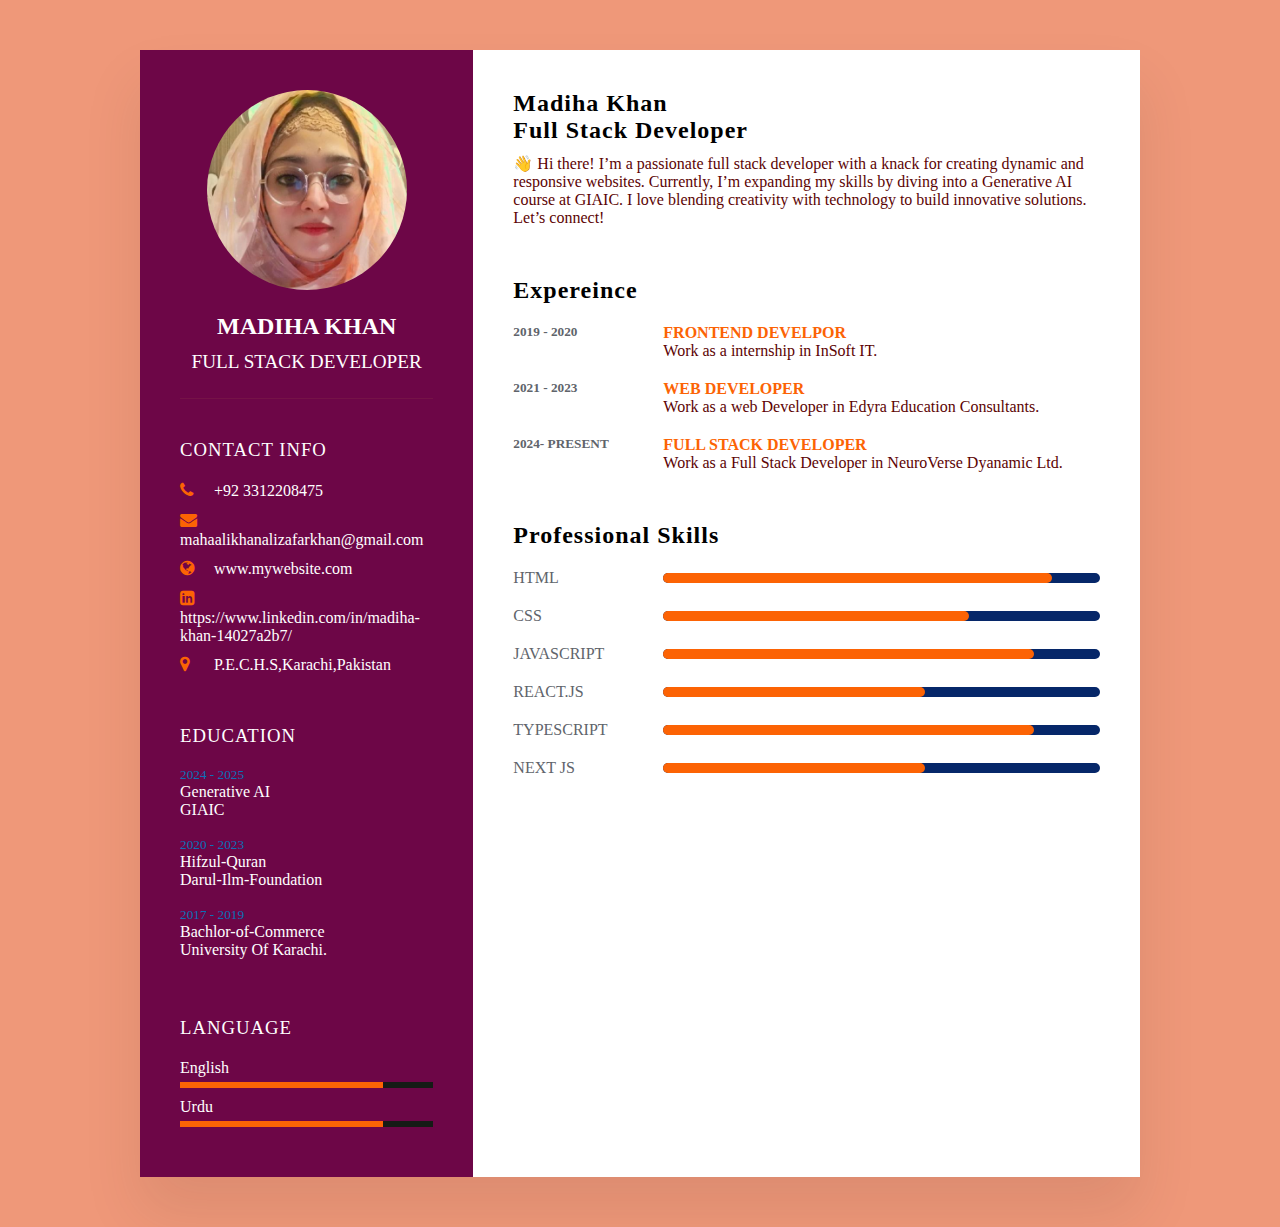
<file: index.html>
<!DOCTYPE html>
<html lang="en">

<head>
    <meta charset="UTF-8">
    <meta name="viewport" content="width=device-width, initial-scale=1.0">
    <title>Resume-Builder</title>
    <link rel="stylesheet" href="https://cdnjs.cloudflare.com/ajax/libs/font-awesome/4.7.0/css/font-awesome.css"
        integrity="sha512-5A8nwdMOWrSz20fDsjczgUidUBR8liPYU+WymTZP1lmY9G6Oc7HlZv156XqnsgNUzTyMefFTcsFH/tnJE/+xBg=="
        crossorigin="anonymous" referrerpolicy="no-referrer" />
    <link rel="stylesheet" href="style.css">
</head>

<body>

    <div class="container">
        <div class="left_side">

            <div class="profileText">
                <div class="imgBox">
                    <img src="./image/159880897.jpeg" alt="">
                </div>
                <h2>Madiha khan <br> <span>Full Stack Developer</span></h2>
            </div>


            <div class="contact-info">
                <h3 class="title">Contact Info</h3>
                <ul>
                    <li>
                        <span class="icon"><i class="fa fa-phone" aria-hidden="true"></i></span>
                        <span class="text">+92 3312208475</span>
                    </li>
                    <li>
                        <span class="icon"><i class="fa fa-envelope" aria-hidden="true"></i> </span>
                        <span class="text">mahaalikhanalizafarkhan@gmail.com</span>
                    </li>
                    <li>
                        <span class="icon"><i class="fa fa-globe" aria-hidden="true"></i>
                        </span>
                        <span class="text">www.mywebsite.com</span>
                    </li>
                    <li>
                        <span class="icon"> <i class="fa fa-linkedin-square" aria-hidden="true"></i>
                        </span>
                        <span class="text">https://www.linkedin.com/in/madiha-khan-14027a2b7/</span>
                    </li>
                    <li>
                        <span class="icon"><i class="fa fa-map-marker" aria-hidden="true"></i>
                        </span>
                        <span class="text">P.E.C.H.S,Karachi,Pakistan</span>
                    </li>
                </ul>
            </div>



            <div class="contact-info education">
                <h3 class="title">Education</h3>
                <ul>
                    <li>
                        <h5>2024 - 2025</h5>
                        <h4>Generative AI</h4>
                        <h4>GIAIC</h4>
                    </li>
                    <li>
                        <h5>2020 - 2023</h5>
                        <h4>Hifzul-Quran</h4>
                        <h4>Darul-Ilm-Foundation</h4>
                    </li>
                    <li>
                        <h5>2017 - 2019</h5>
                        <h4>Bachlor-of-Commerce</h4>
                        <h4>University Of Karachi.</h4>
                    </li>
                </ul>
            </div>

            <div class="contact-info language">
                <h3 class="title">Language</h3>
                <ul>
                    <li>
                        <span class="text">English</span>
                        <span class="percent">
                            <div style="width: 80%;"></div>
                        </span>
                    </li>
                    <li>
                        <span class="text">Urdu</span>
                        <span class="percent">
                            <div style="width: 80%;"></div>
                        </span>
                    </li>

                </ul>
            </div>
        </div>
        <div class="right_side">

            <div class="about">
                <h2 class="title2">Madiha khan <br> <span>Full Stack Developer</span></h2>
                <p>
                    👋 Hi there! I’m a passionate full stack developer with a knack for creating dynamic and responsive
                    websites. Currently, I’m expanding my skills by diving into a Generative AI course at GIAIC. I love
                    blending creativity with technology to build innovative solutions. Let’s connect!


                </p>
            </div>

            <div class="about">
                <h2 class="title2">
                    Expereince
                </h2>
                <div class="box">
                    <div class="year_company">
                        <h5>2019 - 2020</h5>
                    </div>
                    <div class="text">
                        <h4>Frontend Develpor</h4>
                        <p>
                            Work as a internship in InSoft IT.
                        </p>
                    </div>
                </div>


                <div class="box">
                    <div class="year_company">
                        <h5>2021 - 2023 </h5>
                    </div>
                    <div class="text">
                        <h4>Web Developer</h4>
                        <p>
                            Work as a web Developer in Edyra Education Consultants.
                        </p>
                    </div>
                </div>

                <div class="box">
                    <div class="year_company">
                        <h5>2024- Present</h5>
                    </div>
                    <div class="text">
                        <h4>Full Stack Developer</h4>
                        <p>
                            Work as a Full Stack Developer in NeuroVerse Dyanamic Ltd.
                        </p>
                    </div>
                </div>
            </div>




            <div class="about skills">
                <h2 class="title2">Professional Skills </h2>
                <div class="box">
                    <h4>HTML</h4>
                    <div class="percent2">
                        <div style="width: 89%;"></div>
                    </div>
                </div>
                <div class="box">
                    <h4>Css</h4>
                    <div class="percent2">
                        <div style="width: 70%;"></div>
                    </div>
                </div>
                <div class="box">
                    <h4>Javascript</h4>
                    <div class="percent2">
                        <div style="width: 85%;"></div>
                    </div>
                </div>
                <div class="box">
                    <h4>React.js</h4>
                    <div class="percent2">
                        <div style="width: 60%;"></div>
                    </div>
                </div>
                <div class="box">
                    <h4>Typescript</h4>
                    <div class="percent2">
                        <div style="width: 85%;"></div>
                    </div>
                </div>

                <div class="box">
                    <h4>Next js</h4>
                    <div class="percent2">
                        <div style="width: 60%;"></div>
                    </div>
                </div>


            </div>

        </div>
    </div>
</body>

</html>
</file>
<file: style.css>
@import url('https://fonts.googleapis.com/css2?family=Poppins:ital,wght@0,100;0,200;0,300;0,400;0,500;0,600;0,700;0,800;0,900;1,100;1,200;1,300;1,400;1,500;1,600;1,700;1,800;1,900&display=swap');


* {
    margin: 0;
    padding: 0;
    box-sizing: border-box;
    font-family: cursive;
}


nav {
    width: 100%;
    height: 12vh;
    background-color: #0d161a;
    position: sticky;
    top: 0;
    align-items: center;

    z-index: 99999999;
    display: flex;
    justify-content: space-between;
    padding: 0 50px;
}

nav .logo img {
    width: 70px;
    border-radius: 50%;
}


nav .navigation {
    display: flex;
    gap: 40px;
}

.navigation a {
    text-decoration: none;
    color: white;
}

body {
    background-color: rgb(239, 152, 121);
    display: flex;
    /* justify-content: center; */
    align-items: center;
    flex-direction: column;
    min-height: 100vh;
}


.container {
    position: relative;
    width: 100%;
    max-width: 1000px;
    min-height: 1000px;
    background-color: white;
    margin: 50px;
    display: grid;
    grid-template-columns: 1fr 2fr;
    box-shadow: 0 35px 55px rgba(60, 41, 41, 0.1);
}


.container .left_side {
    position: relative;
    background-color: #6d0647;
    padding: 40px;
}


.profileText {
    position: relative;
    display: flex;
    flex-direction: column;
    align-items: center;
    padding-bottom: 20px;
    border-bottom: 1px solid rgba(151, 77, 77, 0.2);
}

.profileText .imgBox {
    position: relative;
    width: 200px;
    height: 200px;
    border-radius: 50%;
    overflow: hidden;

}

.profileText .imgBox img {
    position: absolute;
    top: 0;
    left: 0;
    width: 100%;
    height: 100%;
    object-fit: cover;

}


.profileText h2 {
    color: white;
    font-size: 1.5em;
    margin-top: 20px;
    text-transform: uppercase;
    text-align: center;
    font-weight: 600;
    line-height: 1.4em;
}

.profileText h2 span {
    font-size: 0.8em;
    font-weight: 300;
}



.contact-info {
    padding-top: 40px;
}

.title {
    color: white;
    text-transform: uppercase;
    font-weight: 500;
    letter-spacing: 1px;
    margin-bottom: 20px;
}


.contact-info ul {
    position: relative;

}


.contact-info ul li {
    position: relative;
    list-style: none;
    margin: 10px 0;
    cursor: pointer;
}





.contact-info ul li .icon {
    display: inline-block;
    width: 30px;
    font-size: 17px;
    color: #fc6304
}


.contact-info ul li span {
    color: white;
    font-weight: 300;

}

.contact-info.education li {
    margin-bottom: 18px;
}


.contact-info.education h5 {
    color: #0971b7;
    font-weight: 500;
}




.contact-info.education h4:nth-child(2) {
    color: white;
    font-weight: 500;
}

.contact-info.education h4 {
    color: white;
    font-weight: 300;
}



.contact-info.language .percent {
    position: relative;
    width: 100%;
    height: 6px;
    background-color: rgb(21, 27, 22);
    display: block;
    margin-top: 5px;
}


.contact-info.language .percent div {
    position: absolute;
    top: 0;
    left: 0;
    height: 100%;
    background-color:#fc6304;
}


.container .right_side {
    position: relative;
    background-color: white;
    padding: 40px;
}



.about {
    margin-bottom: 50px;

}

.about:last-child {
    margin-bottom: 0;
}


.title2 {
    color:black;
    text-transform: capitalize;
    letter-spacing: 1px;
    margin-bottom: 10px;
    /* font-weight: bolder; */
}

p {
    color: #5c0303;
}


.about .box {
    display: flex;
    flex-direction: row;
    margin: 20px 0;
}

.about .box .year_company {
    min-width: 150px;
}

.about .box .year_company h5 {
    text-transform: uppercase;
    color:#60646b;
    font-weight: 600;
}

.about .box .text h4 {
    text-transform: uppercase;
    color:#fc6304;
    font-size: 16px;

}


.skills .box {
    position: relative;
    width: 100%;
    display: grid;
    align-items: center;
    grid-template-columns: 150px 1fr;
    justify-content: center;
}

.skills .box h4 {
    text-transform: uppercase;
    color: #60646b;
    font-weight: 500;
}

.skills .box .percent2 {
    position: relative;
    background-color: #062769;
    width: 100%;
    border-radius: 10px;
    height: 10px;
}


.skills .box .percent2 div {
    border-radius: 10px;
    position: absolute;
    top: 0;
    left: 0;
    height: 100%;
    background-color: #fc6304;
}


.btn-div {
    display: flex;
    gap: 20px;
}

.download-btn {
    display: block;
    margin: 20px auto;
    padding: 10px 20px;
    background-color: #106bac;
    color: white;
    border: none;
    border-radius: 5px;
    cursor: pointer;
    font-size: 16px;
    transition: background-color 0.3s ease;
}

.edit-btn {
    display: block;
    margin: 20px auto;
    padding: 10px 20px;
    background-color: #e9139b;
    color: white;
    border: none;
    border-radius: 5px;
    cursor: pointer;
    font-size: 16px;
    transition: background-color 0.3s ease;
    
}


.download-btn:hover {
    background-color: #af6d27;
}
</file>
